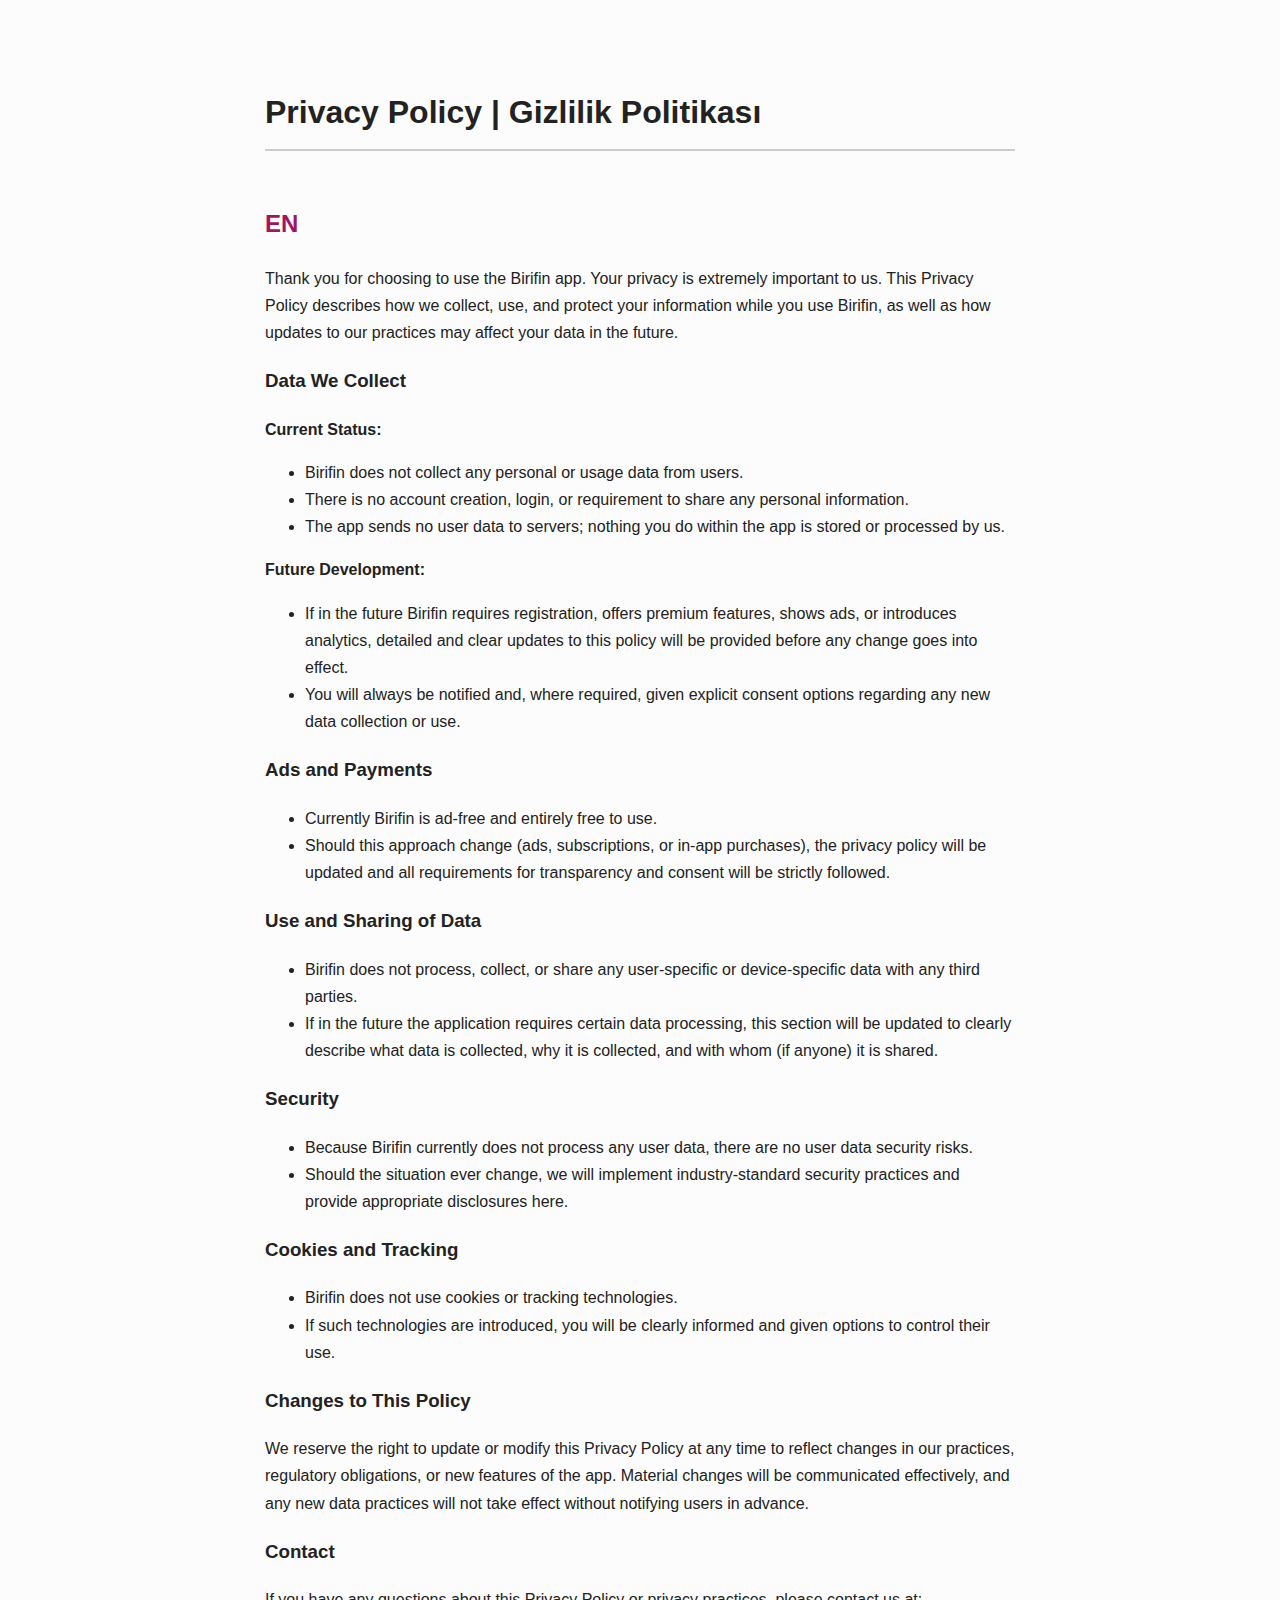
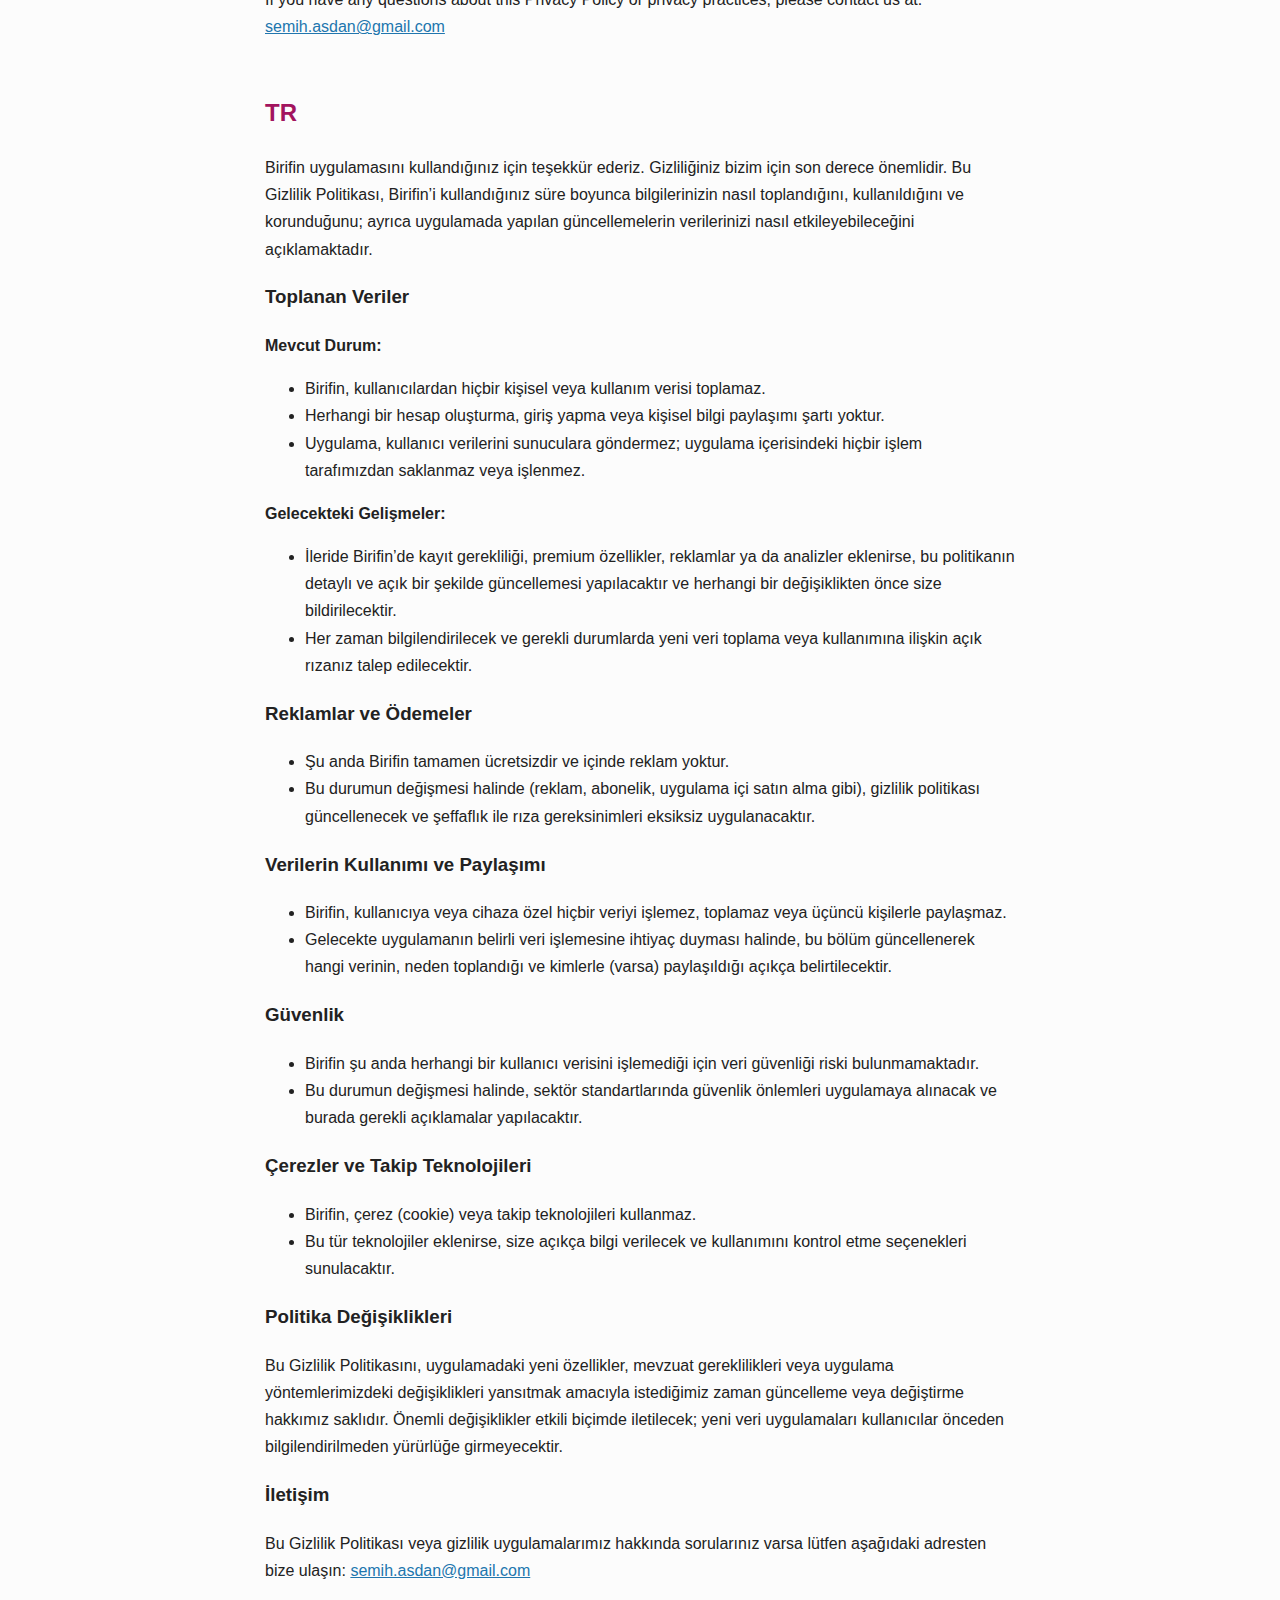
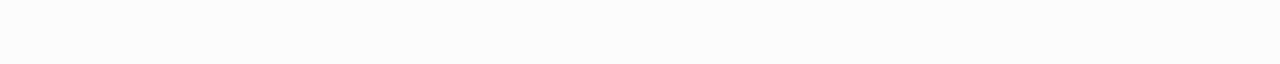
<file: privacy.html>
<!DOCTYPE html>
<html lang="en">
<head>
    <meta charset="UTF-8">
    <title>Privacy Policy | Birifin</title>
    <meta name="viewport" content="width=device-width, initial-scale=1">
    <style>
        body {
            font-family: Arial, Helvetica, sans-serif;
            background: #fcfcfc;
            color: #222;
            max-width: 750px;
            margin: 40px auto;
            padding: 24px;
            line-height: 1.7;
        }
        h1 {
            border-bottom: 2px solid #ccc;
            padding-bottom: 0.3em;
        }
        h2 { margin-top:2.2em; color: #a2145e;}
        @media (max-width: 600px) { body { padding: 7vw; } }
        .lang { margin-top: 2.5em; }
        .mail { color: #2176ae; text-decoration: underline; }
    </style>
</head>
<body>
    <h1>Privacy Policy | Gizlilik Politikası</h1>
    
    <section>
        <h2>EN</h2>
        <p>Thank you for choosing to use the Birifin app. Your privacy is extremely important to us. This Privacy Policy describes how we collect, use, and protect your information while you use Birifin, as well as how updates to our practices may affect your data in the future.</p>
        <h3>Data We Collect</h3>
        <strong>Current Status:</strong>
        <ul>
            <li>Birifin does not collect any personal or usage data from users.</li>
            <li>There is no account creation, login, or requirement to share any personal information.</li>
            <li>The app sends no user data to servers; nothing you do within the app is stored or processed by us.</li>
        </ul>
        <strong>Future Development:</strong>
        <ul>
            <li>If in the future Birifin requires registration, offers premium features, shows ads, or introduces analytics, detailed and clear updates to this policy will be provided before any change goes into effect.</li>
            <li>You will always be notified and, where required, given explicit consent options regarding any new data collection or use.</li>
        </ul>
        <h3>Ads and Payments</h3>
        <ul>
            <li>Currently Birifin is ad-free and entirely free to use.</li>
            <li>Should this approach change (ads, subscriptions, or in-app purchases), the privacy policy will be updated and all requirements for transparency and consent will be strictly followed.</li>
        </ul>
        <h3>Use and Sharing of Data</h3>
        <ul>
            <li>Birifin does not process, collect, or share any user-specific or device-specific data with any third parties.</li>
            <li>If in the future the application requires certain data processing, this section will be updated to clearly describe what data is collected, why it is collected, and with whom (if anyone) it is shared.</li>
        </ul>
        <h3>Security</h3>
        <ul>
            <li>Because Birifin currently does not process any user data, there are no user data security risks.</li>
            <li>Should the situation ever change, we will implement industry-standard security practices and provide appropriate disclosures here.</li>
        </ul>
        <h3>Cookies and Tracking</h3>
        <ul>
            <li>Birifin does not use cookies or tracking technologies.</li>
            <li>If such technologies are introduced, you will be clearly informed and given options to control their use.</li>
        </ul>
        <h3>Changes to This Policy</h3>
        <p>We reserve the right to update or modify this Privacy Policy at any time to reflect changes in our practices, regulatory obligations, or new features of the app. Material changes will be communicated effectively, and any new data practices will not take effect without notifying users in advance.</p>
        <h3>Contact</h3>
        <p>If you have any questions about this Privacy Policy or privacy practices, please contact us at: <a class="mail" href="mailto:semih.asdan@gmail.com">semih.asdan@gmail.com</a></p>
    </section>

    <section class="lang">
        <h2>TR</h2>
        <p>Birifin uygulamasını kullandığınız için teşekkür ederiz. Gizliliğiniz bizim için son derece önemlidir. Bu Gizlilik Politikası, Birifin’i kullandığınız süre boyunca bilgilerinizin nasıl toplandığını, kullanıldığını ve korunduğunu; ayrıca uygulamada yapılan güncellemelerin verilerinizi nasıl etkileyebileceğini açıklamaktadır.</p>
        <h3>Toplanan Veriler</h3>
        <strong>Mevcut Durum:</strong>
        <ul>
            <li>Birifin, kullanıcılardan hiçbir kişisel veya kullanım verisi toplamaz.</li>
            <li>Herhangi bir hesap oluşturma, giriş yapma veya kişisel bilgi paylaşımı şartı yoktur.</li>
            <li>Uygulama, kullanıcı verilerini sunuculara göndermez; uygulama içerisindeki hiçbir işlem tarafımızdan saklanmaz veya işlenmez.</li>
        </ul>
        <strong>Gelecekteki Gelişmeler:</strong>
        <ul>
            <li>İleride Birifin’de kayıt gerekliliği, premium özellikler, reklamlar ya da analizler eklenirse, bu politikanın detaylı ve açık bir şekilde güncellemesi yapılacaktır ve herhangi bir değişiklikten önce size bildirilecektir.</li>
            <li>Her zaman bilgilendirilecek ve gerekli durumlarda yeni veri toplama veya kullanımına ilişkin açık rızanız talep edilecektir.</li>
        </ul>
        <h3>Reklamlar ve Ödemeler</h3>
        <ul>
            <li>Şu anda Birifin tamamen ücretsizdir ve içinde reklam yoktur.</li>
            <li>Bu durumun değişmesi halinde (reklam, abonelik, uygulama içi satın alma gibi), gizlilik politikası güncellenecek ve şeffaflık ile rıza gereksinimleri eksiksiz uygulanacaktır.</li>
        </ul>
        <h3>Verilerin Kullanımı ve Paylaşımı</h3>
        <ul>
            <li>Birifin, kullanıcıya veya cihaza özel hiçbir veriyi işlemez, toplamaz veya üçüncü kişilerle paylaşmaz.</li>
            <li>Gelecekte uygulamanın belirli veri işlemesine ihtiyaç duyması halinde, bu bölüm güncellenerek hangi verinin, neden toplandığı ve kimlerle (varsa) paylaşıldığı açıkça belirtilecektir.</li>
        </ul>
        <h3>Güvenlik</h3>
        <ul>
            <li>Birifin şu anda herhangi bir kullanıcı verisini işlemediği için veri güvenliği riski bulunmamaktadır.</li>
            <li>Bu durumun değişmesi halinde, sektör standartlarında güvenlik önlemleri uygulamaya alınacak ve burada gerekli açıklamalar yapılacaktır.</li>
        </ul>
        <h3>Çerezler ve Takip Teknolojileri</h3>
        <ul>
            <li>Birifin, çerez (cookie) veya takip teknolojileri kullanmaz.</li>
            <li>Bu tür teknolojiler eklenirse, size açıkça bilgi verilecek ve kullanımını kontrol etme seçenekleri sunulacaktır.</li>
        </ul>
        <h3>Politika Değişiklikleri</h3>
        <p>Bu Gizlilik Politikasını, uygulamadaki yeni özellikler, mevzuat gereklilikleri veya uygulama yöntemlerimizdeki değişiklikleri yansıtmak amacıyla istediğimiz zaman güncelleme veya değiştirme hakkımız saklıdır. Önemli değişiklikler etkili biçimde iletilecek; yeni veri uygulamaları kullanıcılar önceden bilgilendirilmeden yürürlüğe girmeyecektir.</p>
        <h3>İletişim</h3>
        <p>Bu Gizlilik Politikası veya gizlilik uygulamalarımız hakkında sorularınız varsa lütfen aşağıdaki adresten bize ulaşın: <a class="mail" href="mailto:semih.asdan@gmail.com">semih.asdan@gmail.com</a></p>
    </section>
</body>
</html>
</file>
